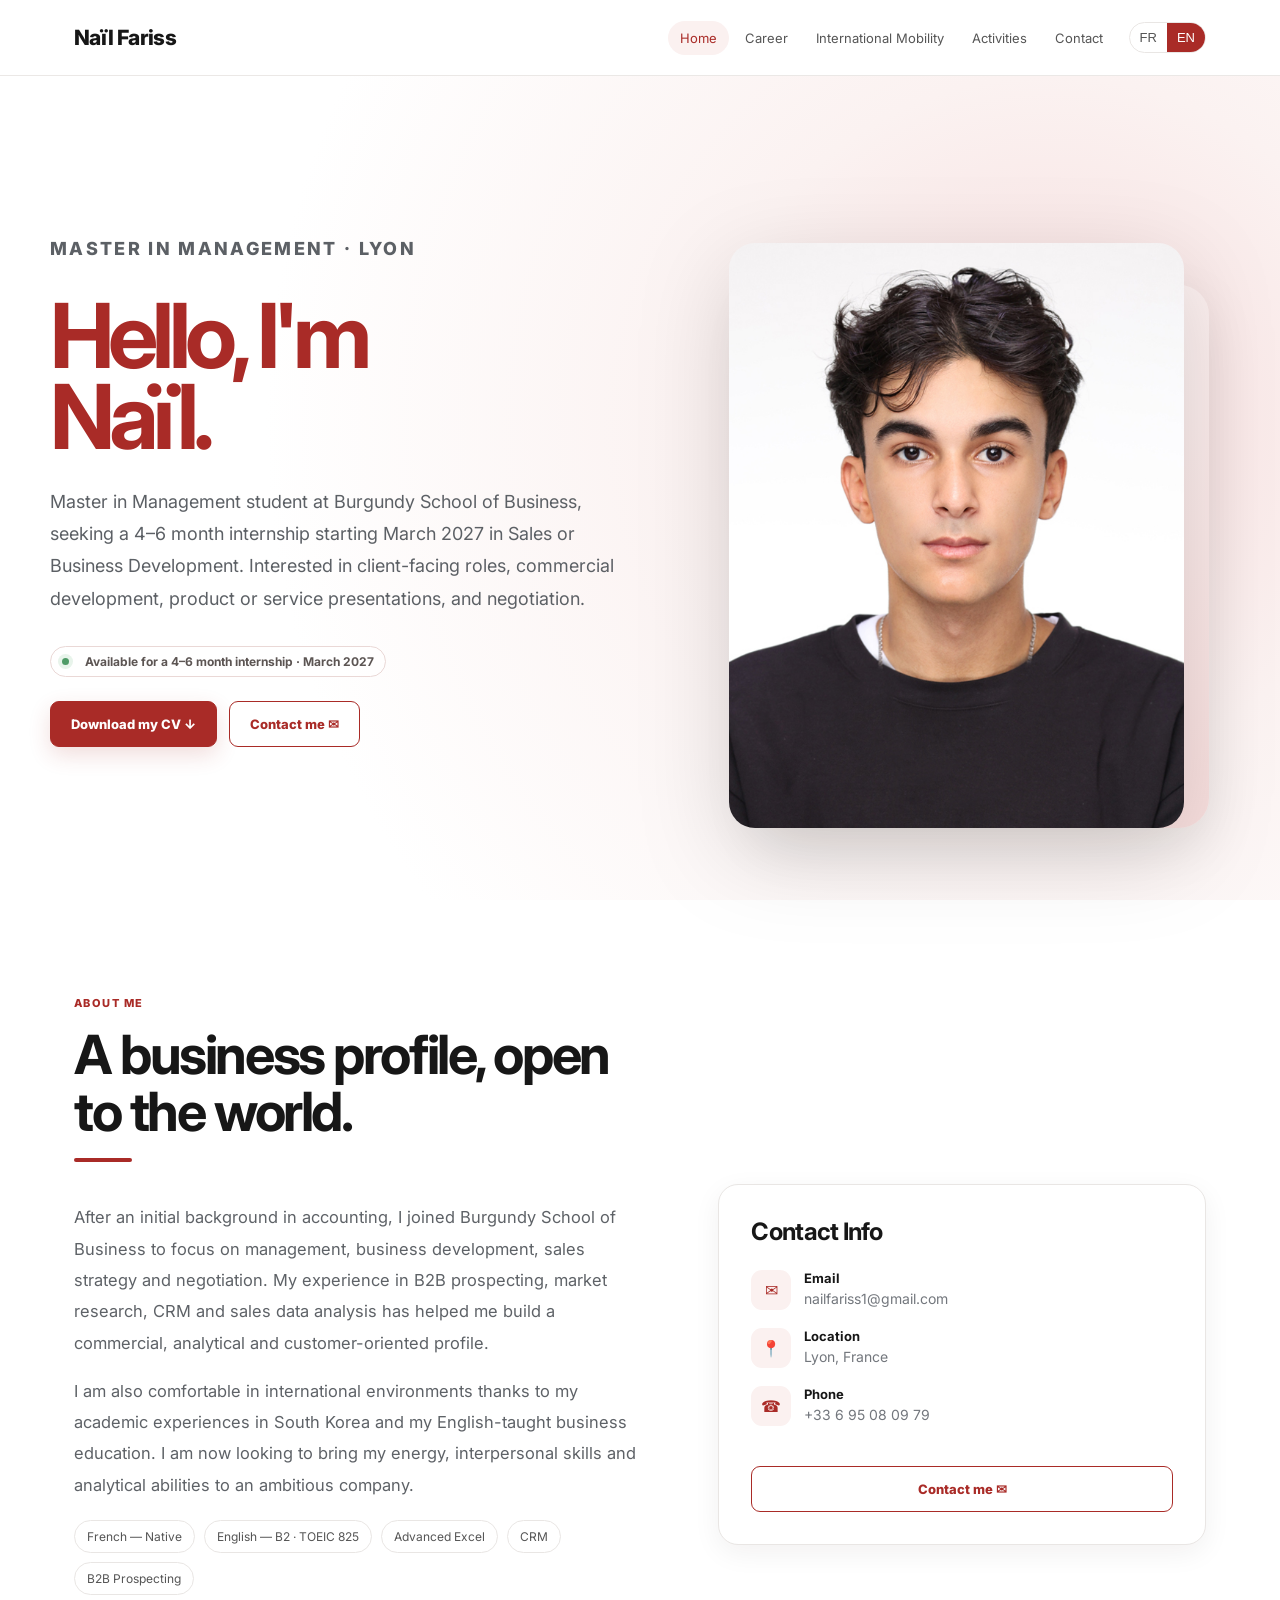
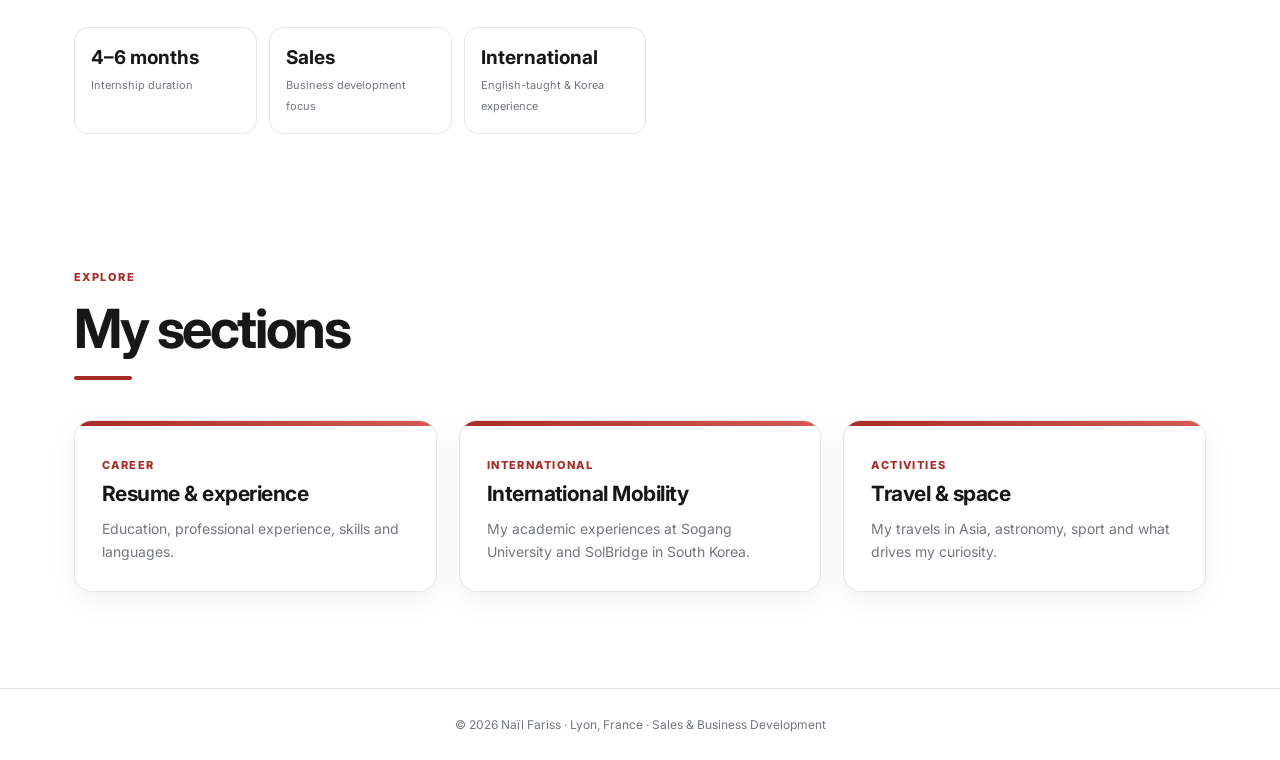
<file: index.html>
<!DOCTYPE html><html lang="en"><head><meta charset="UTF-8"><meta name="viewport" content="width=device-width,initial-scale=1"><title>Naïl Fariss — Sales & Business Development</title><link rel="stylesheet" href="style.css"></head><body><div id="nav-container"></div><main class="page">
<section class="hero"><div class="hero-text"><p class="eyebrow" data-fr="Étudiant en école de commerce · Lyon" data-en="Master in Management · Lyon">Master in Management · Lyon</p><h1>Hello, I'm<br>Naïl.</h1><p data-fr="Étudiant en Master à la Burgundy School of Business, je recherche un stage de 4 à 6 mois à partir de mars 2027 en sales ou business development, avec un intérêt particulier pour la relation client, la présentation de produits ou services et la négociation." data-en="Master in Management student at Burgundy School of Business, seeking a 4–6 month internship starting March 2027 in Sales or Business Development. Interested in client-facing roles, commercial development, product or service presentations, and negotiation.">Master in Management student at Burgundy School of Business, seeking a 4–6 month internship starting March 2027 in Sales or Business Development. Interested in client-facing roles, commercial development, product or service presentations, and negotiation.</p><div class="availability"><span></span>Available for a 4–6 month internship · March 2027</div><div class="btns"><a class="btn primary" href="cv-nail-fariss.pdf" download data-fr="Télécharger mon CV ↓" data-en="Download my CV ↓">Download my CV ↓</a><a class="btn secondary" href="contact.html" data-fr="Me contacter ✉" data-en="Contact me ✉">Contact me ✉</a></div></div><div class="hero-photo"><div class="portrait-wrap"><img class="portrait" src="photo.jpg" alt="Naïl Fariss"></div></div></section>
<section class="section"><div class="about-grid"><div><div class="section-head"><p class="eyebrow" data-fr="À propos" data-en="About me">About me</p><h2 class="section-title" data-fr="Un profil commercial, ouvert sur le monde." data-en="A business profile, open to the world.">A business profile, open to the world.</h2><div class="underline"></div></div><p class="lead" data-fr="Après un parcours initial en comptabilité, j'ai choisi de rejoindre Burgundy School of Business pour me spécialiser en management, développement commercial, stratégie de vente et négociation. Mes expériences en prospection B2B, analyse de marché, CRM et analyse de données m'ont permis de développer un profil à la fois commercial, analytique et orienté client." data-en="After an initial background in accounting, I joined Burgundy School of Business to focus on management, business development, sales strategy and negotiation. My experience in B2B prospecting, market research, CRM and sales data analysis has helped me build a commercial, analytical and customer-oriented profile.">After an initial background in accounting, I joined Burgundy School of Business to focus on management, business development, sales strategy and negotiation. My experience in B2B prospecting, market research, CRM and sales data analysis has helped me build a commercial, analytical and customer-oriented profile.</p><p class="lead" data-fr="Je suis également à l'aise dans un environnement international grâce à mes expériences académiques en Corée du Sud et à mon parcours anglophone. Je souhaite aujourd'hui mettre mon énergie, mon aisance relationnelle et mes capacités d'analyse au service d'une entreprise ambitieuse." data-en="I am also comfortable in international environments thanks to my academic experiences in South Korea and my English-taught business education. I am now looking to bring my energy, interpersonal skills and analytical abilities to an ambitious company.">I am also comfortable in international environments thanks to my academic experiences in South Korea and my English-taught business education. I am now looking to bring my energy, interpersonal skills and analytical abilities to an ambitious company.</p><div class="pill-row"><span class="pill">French — Native</span><span class="pill">English — B2 · TOEIC 825</span><span class="pill">Advanced Excel</span><span class="pill">CRM</span><span class="pill">B2B Prospecting</span></div><div class="stat-row"><div class="stat"><strong>4–6 months</strong><span>Internship duration</span></div><div class="stat"><strong>Sales</strong><span>Business development focus</span></div><div class="stat"><strong>International</strong><span>English-taught & Korea experience</span></div></div></div><aside class="contact-card"><h2>Contact Info</h2><div class="contact-row"><div class="icon">✉</div><div><b>Email</b><span>nailfariss1@gmail.com</span></div></div><div class="contact-row"><div class="icon">📍</div><div><b data-fr="Localisation" data-en="Location">Location</b><span>Lyon, France</span></div></div><div class="contact-row"><div class="icon">☎</div><div><b data-fr="Téléphone" data-en="Phone">Phone</b><span>+33 6 95 08 09 79</span></div></div><a class="btn secondary" style="width:100%;justify-content:center;margin-top:22px" href="contact.html" data-fr="Me contacter ✉" data-en="Contact me ✉">Contact me ✉</a></aside></div></section>
<section class="section" style="padding-top:40px"><div class="section-head"><p class="eyebrow" data-fr="Explorer" data-en="Explore">Explore</p><h2 class="section-title" data-fr="Mes catégories" data-en="My sections">My sections</h2><div class="underline"></div></div><div class="grid"><a class="card" href="career.html"><div class="bar"></div><div class="card-body"><span class="tag">Career</span><h3 data-fr="CV & expériences" data-en="Resume & experience">Resume & experience</h3><p data-fr="Formation, expériences professionnelles, compétences et langues." data-en="Education, professional experience, skills and languages.">Education, professional experience, skills and languages.</p></div></a><a class="card" href="mobility.html"><div class="bar"></div><div class="card-body"><span class="tag">International</span><h3 data-fr="Mobilité" data-en="International Mobility">International Mobility</h3><p data-fr="Mes expériences académiques à Sogang University et SolBridge en Corée du Sud." data-en="My academic experiences at Sogang University and SolBridge in South Korea.">My academic experiences at Sogang University and SolBridge in South Korea.</p></div></a><a class="card" href="activities.html"><div class="bar"></div><div class="card-body"><span class="tag">Activities</span><h3 data-fr="Voyage & espace" data-en="Travel & space">Travel & space</h3><p data-fr="Mes voyages en Asie, l'astronomie, le sport et ce qui nourrit ma curiosité." data-en="My travels in Asia, astronomy, sport and what drives my curiosity.">My travels in Asia, astronomy, sport and what drives my curiosity.</p></div></a></div></section></main><footer class="footer">© 2026 Naïl Fariss · Lyon, France · Sales & Business Development</footer><script src="nav.js"></script><script>document.getElementById('nav-container').innerHTML=buildNav('home');initLang()</script></body></html>
</file>
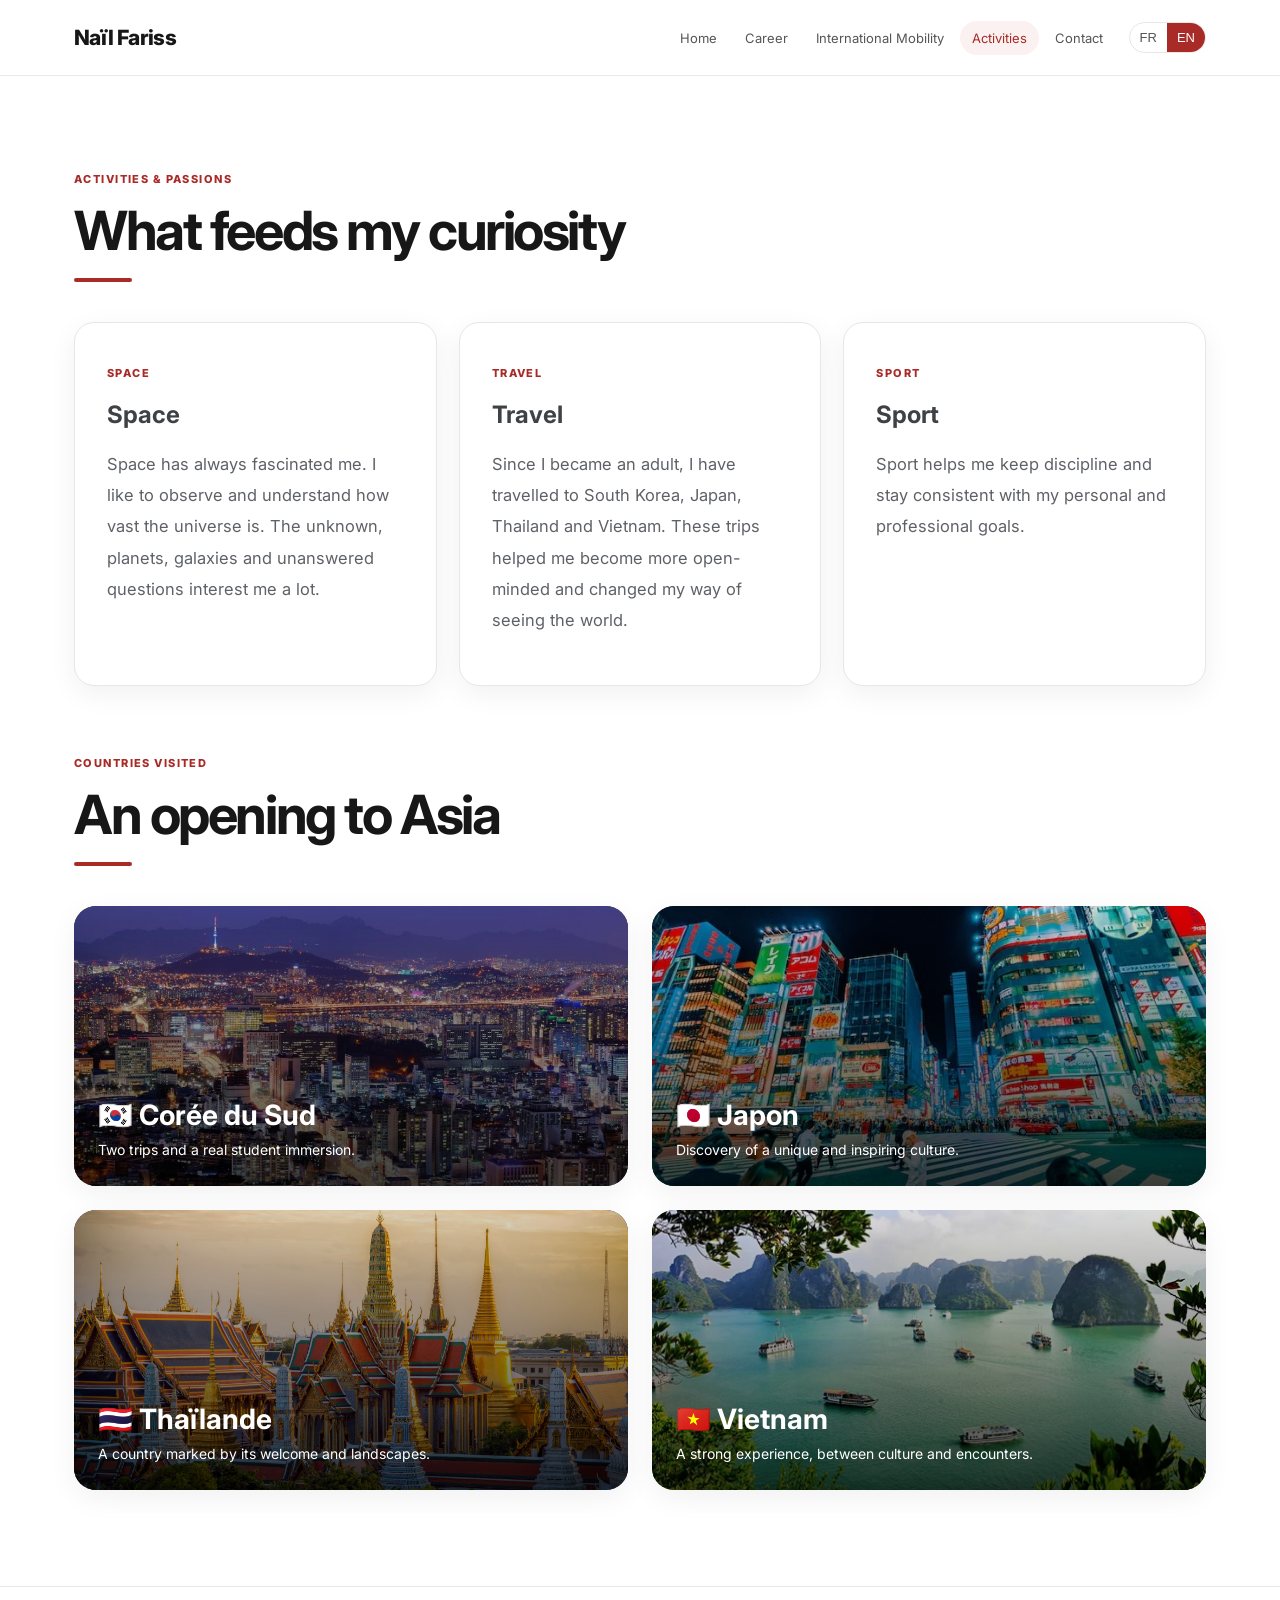
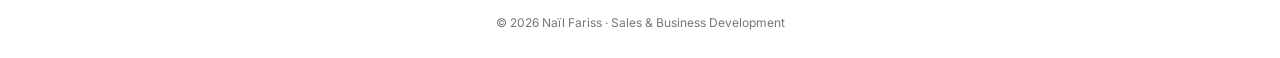
<file: activities.html>
<!DOCTYPE html><html lang="fr"><head><meta charset="UTF-8"><meta name="viewport" content="width=device-width,initial-scale=1"><title>Activités — Naïl Fariss</title><link rel="stylesheet" href="style.css"></head><body><div id="nav-container"></div><main><section class="section"><div class="section-head"><p class="eyebrow" data-fr="Activités & passions" data-en="Activities & passions">Activités & passions</p><h1 class="section-title" data-fr="Ce qui nourrit ma curiosité" data-en="What feeds my curiosity">Ce qui nourrit ma curiosité</h1><div class="underline"></div></div><div class="grid"><div class="soft-card"><p class="tag">Space</p><h2 data-fr="L'espace" data-en="Space">L'espace</h2><p class="lead" data-fr="L'espace m'a toujours passionné. J'aime regarder et comprendre à quel point l'univers est vaste. L'inconnu, les planètes, les galaxies et les questions sans réponse m'intéressent énormément." data-en="Space has always fascinated me. I like to observe and understand how vast the universe is. The unknown, planets, galaxies and unanswered questions interest me a lot.">L'espace m'a toujours passionné. J'aime regarder et comprendre à quel point l'univers est vaste. L'inconnu, les planètes, les galaxies et les questions sans réponse m'intéressent énormément.</p></div><div class="soft-card"><p class="tag">Travel</p><h2 data-fr="Voyage" data-en="Travel">Voyage</h2><p class="lead" data-fr="Depuis que je suis majeur, j'ai pu voyager en Corée du Sud, au Japon, en Thaïlande et au Vietnam. Ces voyages m'ont aidé à m'ouvrir davantage et à changer ma façon de voir le monde." data-en="Since I became an adult, I have travelled to South Korea, Japan, Thailand and Vietnam. These trips helped me become more open-minded and changed my way of seeing the world.">Depuis que je suis majeur, j'ai pu voyager en Corée du Sud, au Japon, en Thaïlande et au Vietnam. Ces voyages m'ont aidé à m'ouvrir davantage et à changer ma façon de voir le monde.</p></div><div class="soft-card"><p class="tag">Sport</p><h2>Sport</h2><p class="lead" data-fr="Le sport m'aide à garder une bonne discipline et à rester régulier dans mes objectifs personnels et professionnels." data-en="Sport helps me keep discipline and stay consistent with my personal and professional goals.">Le sport m'aide à garder une bonne discipline et à rester régulier dans mes objectifs personnels et professionnels.</p></div></div><div class="section-head" style="margin-top:70px"><p class="eyebrow" data-fr="Pays visités" data-en="Countries visited">Pays visités</p><h2 class="section-title" data-fr="Une ouverture sur l'Asie" data-en="An opening to Asia">Une ouverture sur l'Asie</h2><div class="underline"></div></div><div class="travel-grid"><div class="travel-card"><img src="korea.jpg"><div><h3>🇰🇷 Corée du Sud</h3><p data-fr="Deux voyages et une vraie immersion étudiante." data-en="Two trips and a real student immersion.">Deux voyages et une vraie immersion étudiante.</p></div></div><div class="travel-card"><img src="japan.jpg"><div><h3>🇯🇵 Japon</h3><p data-fr="Découverte d'une culture unique et inspirante." data-en="Discovery of a unique and inspiring culture.">Découverte d'une culture unique et inspirante.</p></div></div><div class="travel-card"><img src="thailand.jpg"><div><h3>🇹🇭 Thaïlande</h3><p data-fr="Un pays marquant par son accueil et ses paysages." data-en="A country marked by its welcome and landscapes.">Un pays marquant par son accueil et ses paysages.</p></div></div><div class="travel-card"><img src="vietnam.jpg"><div><h3>🇻🇳 Vietnam</h3><p data-fr="Une expérience forte, entre culture et rencontres." data-en="A strong experience, between culture and encounters.">Une expérience forte, entre culture et rencontres.</p></div></div></div></section></main><footer class="footer">© 2026 Naïl Fariss · Sales & Business Development</footer><script src="nav.js"></script><script>document.getElementById('nav-container').innerHTML=buildNav('activities');initLang()</script></body></html>
</file>
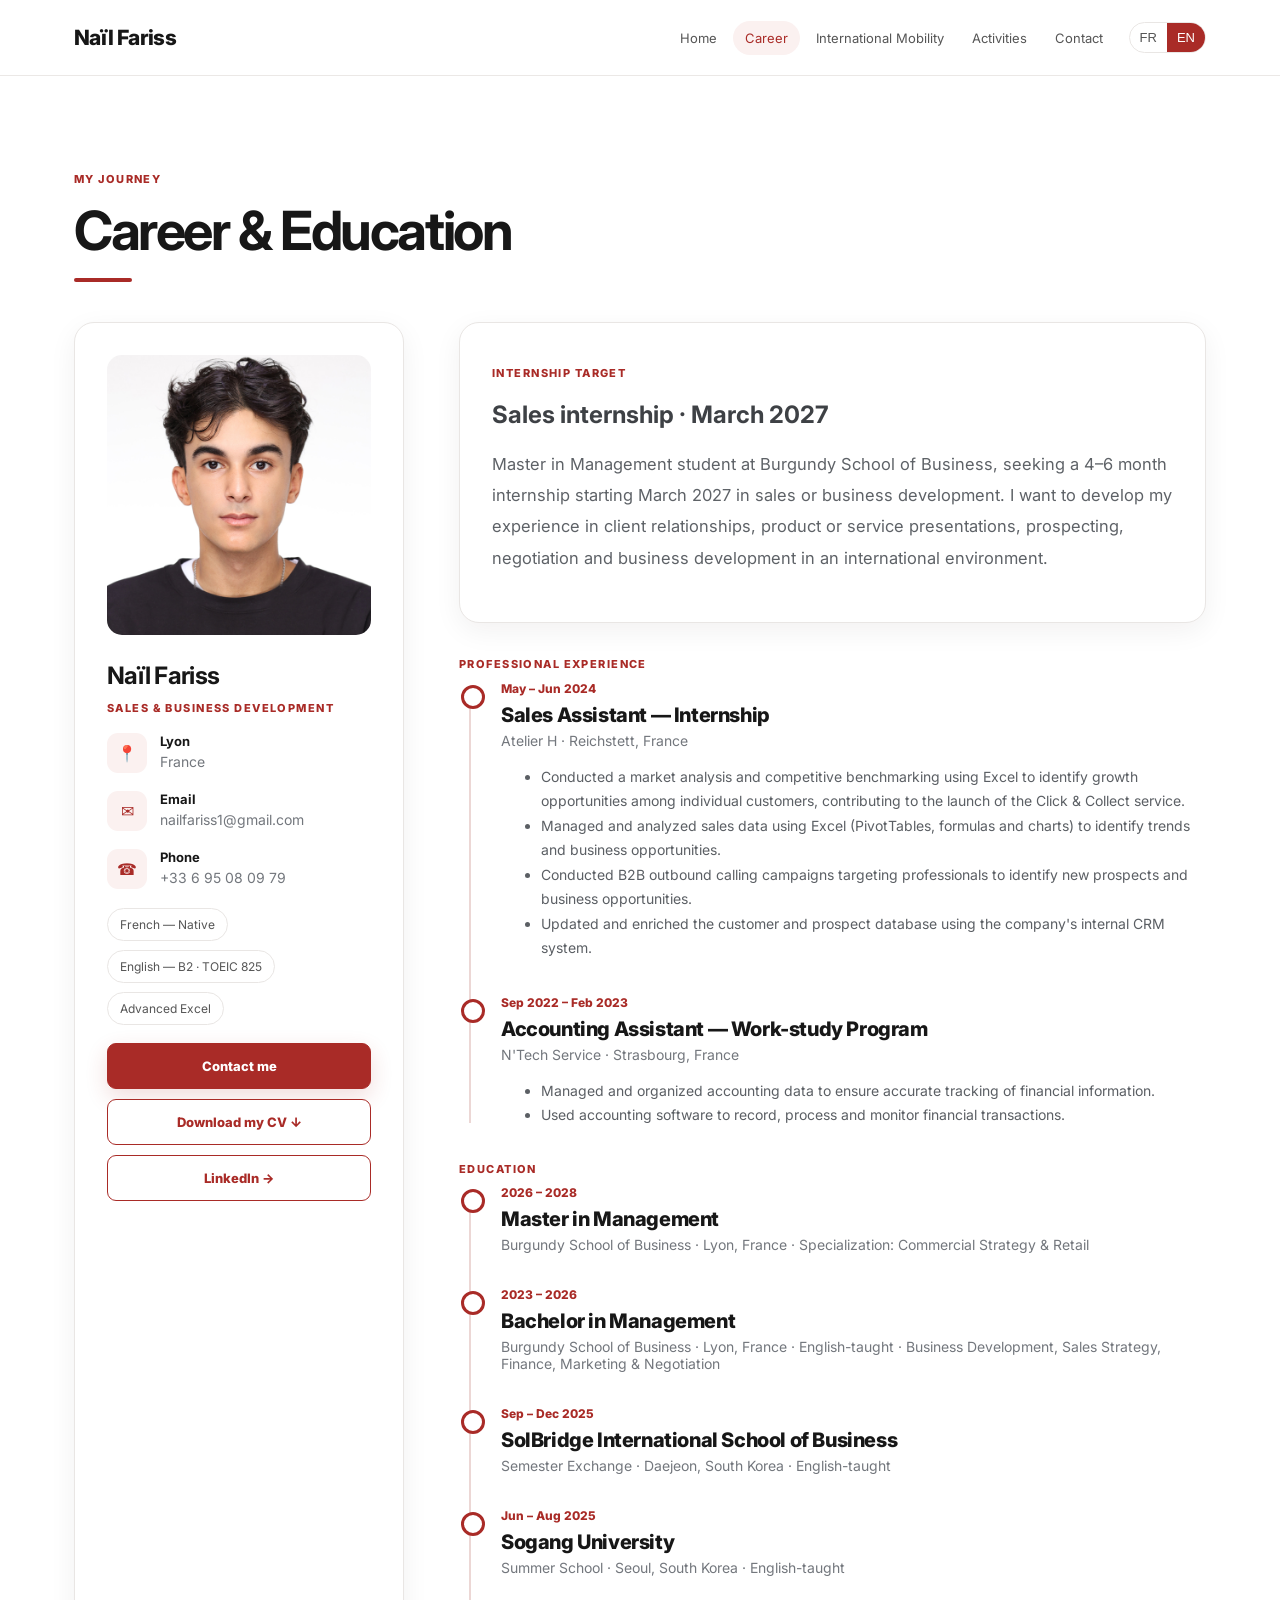
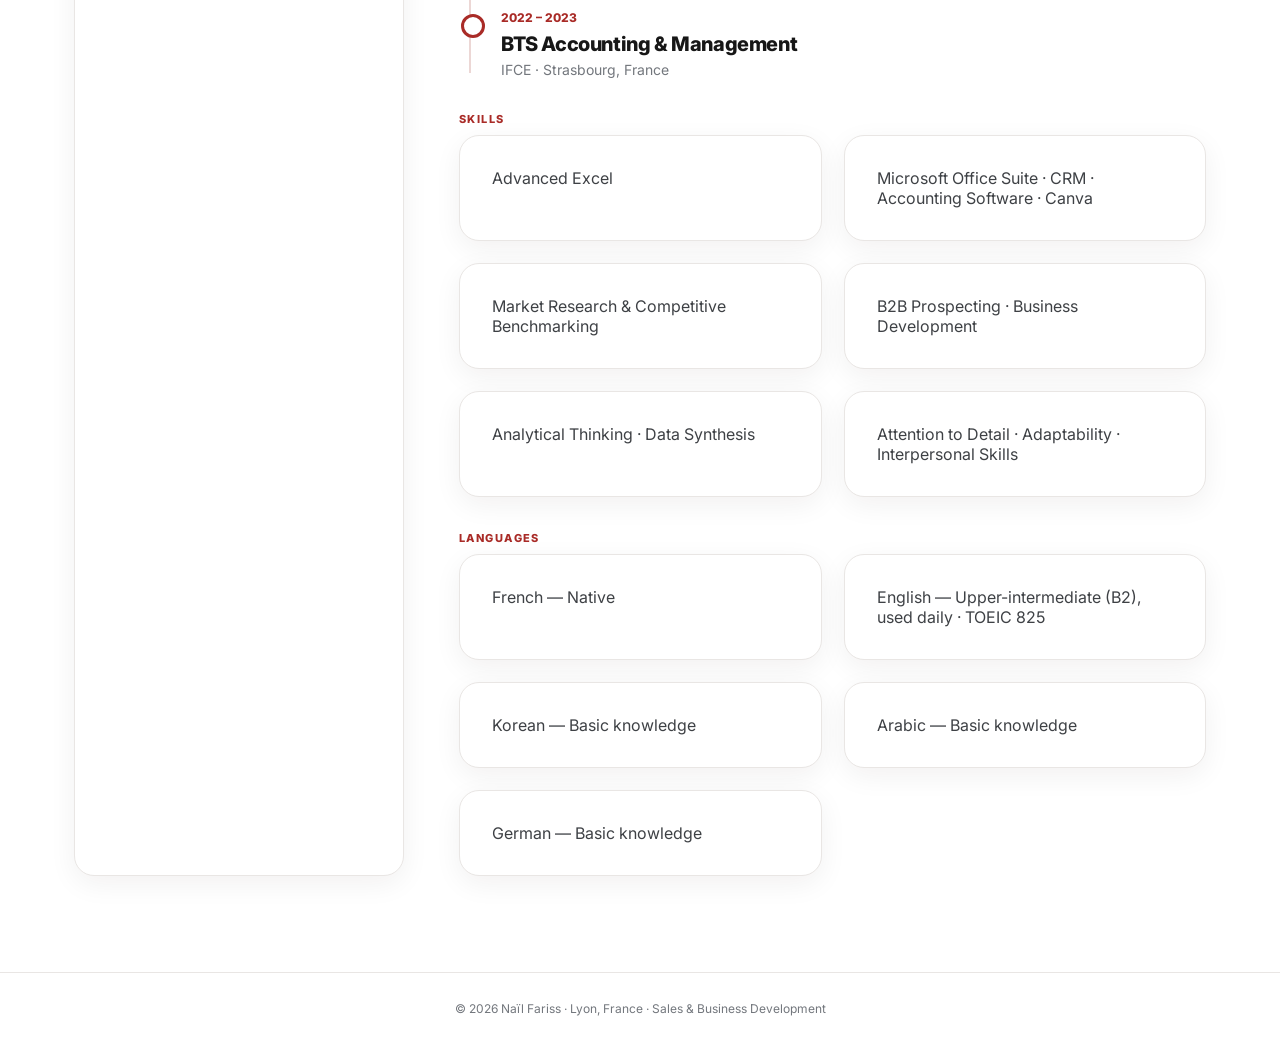
<file: career.html>
<!DOCTYPE html><html lang="en"><head><meta charset="UTF-8"><meta name="viewport" content="width=device-width,initial-scale=1"><title>Career & Education — Naïl Fariss</title><link rel="stylesheet" href="style.css"></head><body><div id="nav-container"></div><main class="page"><section class="section"><div class="section-head"><p class="eyebrow" data-fr="Mon parcours" data-en="My journey">My journey</p><h1 class="section-title" data-fr="Carrière & Formation" data-en="Career & Education">Career & Education</h1><div class="underline"></div></div><div class="two-col"><aside class="contact-card profile-card"><img src="photo.jpg" alt="Naïl Fariss"><h2>Naïl Fariss</h2><p class="tag" data-fr="Sales & Business Development" data-en="Sales & Business Development">Sales & Business Development</p><div class="contact-row"><div class="icon">📍</div><div><b>Lyon</b><span>France</span></div></div><div class="contact-row"><div class="icon">✉</div><div><b>Email</b><span>nailfariss1@gmail.com</span></div></div><div class="contact-row"><div class="icon">☎</div><div><b data-fr="Téléphone" data-en="Phone">Phone</b><span>+33 6 95 08 09 79</span></div></div><div class="pill-row"><span class="pill">French — Native</span><span class="pill">English — B2 · TOEIC 825</span><span class="pill">Advanced Excel</span></div><a class="btn primary" style="width:100%;justify-content:center;margin-top:18px" href="contact.html" data-fr="Me contacter" data-en="Contact me">Contact me</a><a class="btn secondary" style="width:100%;justify-content:center;margin-top:10px" href="cv-nail-fariss.pdf" download data-fr="Télécharger mon CV ↓" data-en="Download my CV ↓">Download my CV ↓</a><a class="btn secondary" style="width:100%;justify-content:center;margin-top:10px" target="_blank" href="https://www.linkedin.com/in/na%C3%AFl-fariss-0782582a2/">LinkedIn →</a></aside><div><div class="soft-card" style="margin-bottom:34px"><p class="tag">Internship target</p><h2 data-fr="Stage commercial · mars 2027" data-en="Sales internship · March 2027">Sales internship · March 2027</h2><p class="lead" data-fr="Étudiant en Master in Management à Burgundy School of Business, je recherche un stage de 4 à 6 mois à partir de mars 2027 en sales ou business development. Je souhaite développer mon expérience en relation client, présentation de produits ou services, prospection, négociation et développement commercial dans un environnement international." data-en="Master in Management student at Burgundy School of Business, seeking a 4–6 month internship starting March 2027 in sales or business development. I want to develop my experience in client relationships, product or service presentations, prospecting, negotiation and business development in an international environment.">Master in Management student at Burgundy School of Business, seeking a 4–6 month internship starting March 2027 in sales or business development. I want to develop my experience in client relationships, product or service presentations, prospecting, negotiation and business development in an international environment.</p></div><h2 class="tag" data-fr="Expériences professionnelles" data-en="Professional experience">Professional experience</h2><div class="timeline"><div class="item"><div class="date">May – Jun 2024</div><div class="role" data-fr="Assistant Commercial — Stage" data-en="Sales Assistant — Internship">Sales Assistant — Internship</div><div class="company">Atelier H · Reichstett, France</div><ul><li data-fr="Réalisation d'une étude de marché et d'un benchmark concurrentiel sur Excel afin d'identifier des opportunités de croissance auprès des particuliers, contribuant au lancement du service Click & Collect." data-en="Conducted a market analysis and competitive benchmarking using Excel to identify growth opportunities among individual customers, contributing to the launch of the Click & Collect service.">Conducted a market analysis and competitive benchmarking using Excel to identify growth opportunities among individual customers, contributing to the launch of the Click & Collect service.</li><li data-fr="Analyse des données commerciales sur Excel (TCD, formules et graphiques) afin d'identifier les tendances et opportunités commerciales." data-en="Managed and analyzed sales data using Excel (PivotTables, formulas and charts) to identify trends and business opportunities.">Managed and analyzed sales data using Excel (PivotTables, formulas and charts) to identify trends and business opportunities.</li><li data-fr="Réalisation de campagnes de prospection téléphonique B2B auprès de professionnels afin d'identifier de nouveaux prospects et opportunités commerciales." data-en="Conducted B2B outbound calling campaigns targeting professionals to identify new prospects and business opportunities.">Conducted B2B outbound calling campaigns targeting professionals to identify new prospects and business opportunities.</li><li data-fr="Mise à jour et enrichissement de la base de données clients et prospects via le CRM interne." data-en="Updated and enriched the customer and prospect database using the company's internal CRM system.">Updated and enriched the customer and prospect database using the company's internal CRM system.</li></ul></div><div class="item"><div class="date">Sep 2022 – Feb 2023</div><div class="role" data-fr="Assistant Comptable — Alternance" data-en="Accounting Assistant — Work-study Program">Accounting Assistant — Work-study Program</div><div class="company">N'Tech Service · Strasbourg, France</div><ul><li data-fr="Gestion et organisation des données comptables afin d'assurer un suivi précis des informations financières." data-en="Managed and organized accounting data to ensure accurate tracking of financial information.">Managed and organized accounting data to ensure accurate tracking of financial information.</li><li data-fr="Utilisation d'un logiciel comptable pour enregistrer, traiter et suivre les opérations financières." data-en="Used accounting software to record, process and monitor financial transactions.">Used accounting software to record, process and monitor financial transactions.</li></ul></div></div><h2 class="tag" data-fr="Formation" data-en="Education">Education</h2><div class="timeline"><div class="item"><div class="date">2026 – 2028</div><div class="role">Master in Management</div><div class="company">Burgundy School of Business · Lyon, France · Specialization: Commercial Strategy & Retail</div></div><div class="item"><div class="date">2023 – 2026</div><div class="role">Bachelor in Management</div><div class="company">Burgundy School of Business · Lyon, France · English-taught · Business Development, Sales Strategy, Finance, Marketing & Negotiation</div></div><div class="item"><div class="date">Sep – Dec 2025</div><div class="role">SolBridge International School of Business</div><div class="company">Semester Exchange · Daejeon, South Korea · English-taught</div></div><div class="item"><div class="date">Jun – Aug 2025</div><div class="role">Sogang University</div><div class="company">Summer School · Seoul, South Korea · English-taught</div></div><div class="item"><div class="date">2022 – 2023</div><div class="role">BTS Accounting & Management</div><div class="company">IFCE · Strasbourg, France</div></div></div><h2 class="tag" data-fr="Compétences" data-en="Skills">Skills</h2><div class="grid" style="grid-template-columns:repeat(2,1fr)"><div class="soft-card">Advanced Excel</div><div class="soft-card">Microsoft Office Suite · CRM · Accounting Software · Canva</div><div class="soft-card">Market Research & Competitive Benchmarking</div><div class="soft-card">B2B Prospecting · Business Development</div><div class="soft-card">Analytical Thinking · Data Synthesis</div><div class="soft-card">Attention to Detail · Adaptability · Interpersonal Skills</div></div><h2 class="tag" style="margin-top:34px" data-fr="Langues" data-en="Languages">Languages</h2><div class="grid" style="grid-template-columns:repeat(2,1fr)"><div class="soft-card">French — Native</div><div class="soft-card">English — Upper-intermediate (B2), used daily · TOEIC 825</div><div class="soft-card">Korean — Basic knowledge</div><div class="soft-card">Arabic — Basic knowledge</div><div class="soft-card">German — Basic knowledge</div></div></div></div></section></main><footer class="footer">© 2026 Naïl Fariss · Lyon, France · Sales & Business Development</footer><script src="nav.js"></script><script>document.getElementById('nav-container').innerHTML=buildNav('career');initLang()</script></body></html>
</file>
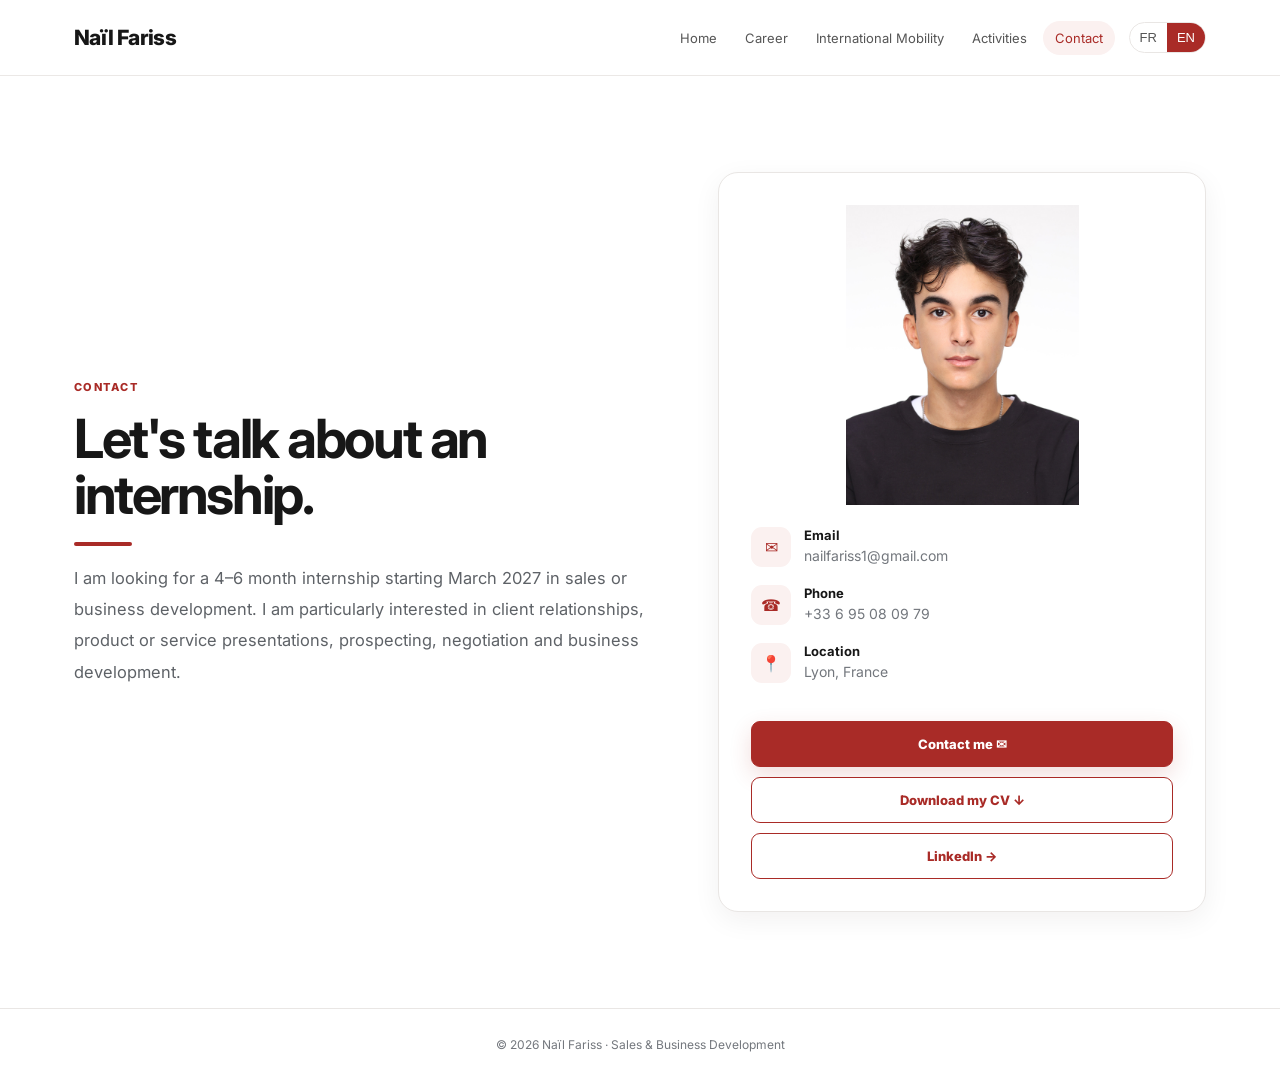
<file: contact.html>
<!DOCTYPE html><html lang="en"><head><meta charset="UTF-8"><meta name="viewport" content="width=device-width,initial-scale=1"><title>Contact — Naïl Fariss</title><link rel="stylesheet" href="style.css"></head><body><div id="nav-container"></div><main><section class="section"><div class="about-grid"><div><p class="eyebrow">Contact</p><h1 class="section-title" data-fr="Échangeons pour un stage." data-en="Let's talk about an internship.">Let's talk about an internship.</h1><div class="underline"></div><p class="lead" data-fr="À la recherche d'un stage de 4 à 6 mois à partir de mars 2027 en sales ou business development. Je suis particulièrement intéressé par les missions liées à la relation client, la présentation de produits ou services, la prospection, la négociation et le développement commercial." data-en="I am looking for a 4–6 month internship starting March 2027 in sales or business development. I am particularly interested in client relationships, product or service presentations, prospecting, negotiation and business development.">I am looking for a 4–6 month internship starting March 2027 in sales or business development. I am particularly interested in client relationships, product or service presentations, prospecting, negotiation and business development.</p></div><aside class="contact-card"><img class="contact-photo" src="photo.jpg" alt="Naïl Fariss"><div class="contact-row"><div class="icon">✉</div><div><b>Email</b><span>nailfariss1@gmail.com</span></div></div><div class="contact-row"><div class="icon">☎</div><div><b data-fr="Téléphone" data-en="Phone">Phone</b><span>+33 6 95 08 09 79</span></div></div><div class="contact-row"><div class="icon">📍</div><div><b data-fr="Localisation" data-en="Location">Location</b><span>Lyon, France</span></div></div><a class="btn primary" style="width:100%;justify-content:center;margin-top:20px" href="mailto:nailfariss1@gmail.com?subject=Internship%20opportunity%20-%20Na%C3%AFl%20Fariss"><span data-fr="Me contacter ✉" data-en="Contact me ✉">Contact me ✉</span></a><a class="btn secondary" style="width:100%;justify-content:center;margin-top:10px" href="cv-nail-fariss.pdf" download data-fr="Télécharger mon CV ↓" data-en="Download my CV ↓">Download my CV ↓</a><a class="btn secondary" style="width:100%;justify-content:center;margin-top:10px" target="_blank" href="https://www.linkedin.com/in/na%C3%AFl-fariss-0782582a2/">LinkedIn →</a></aside></div></section></main><footer class="footer">© 2026 Naïl Fariss · Sales & Business Development</footer><script src="nav.js"></script><script>document.getElementById('nav-container').innerHTML=buildNav('contact');initLang()</script></body></html>
</file>
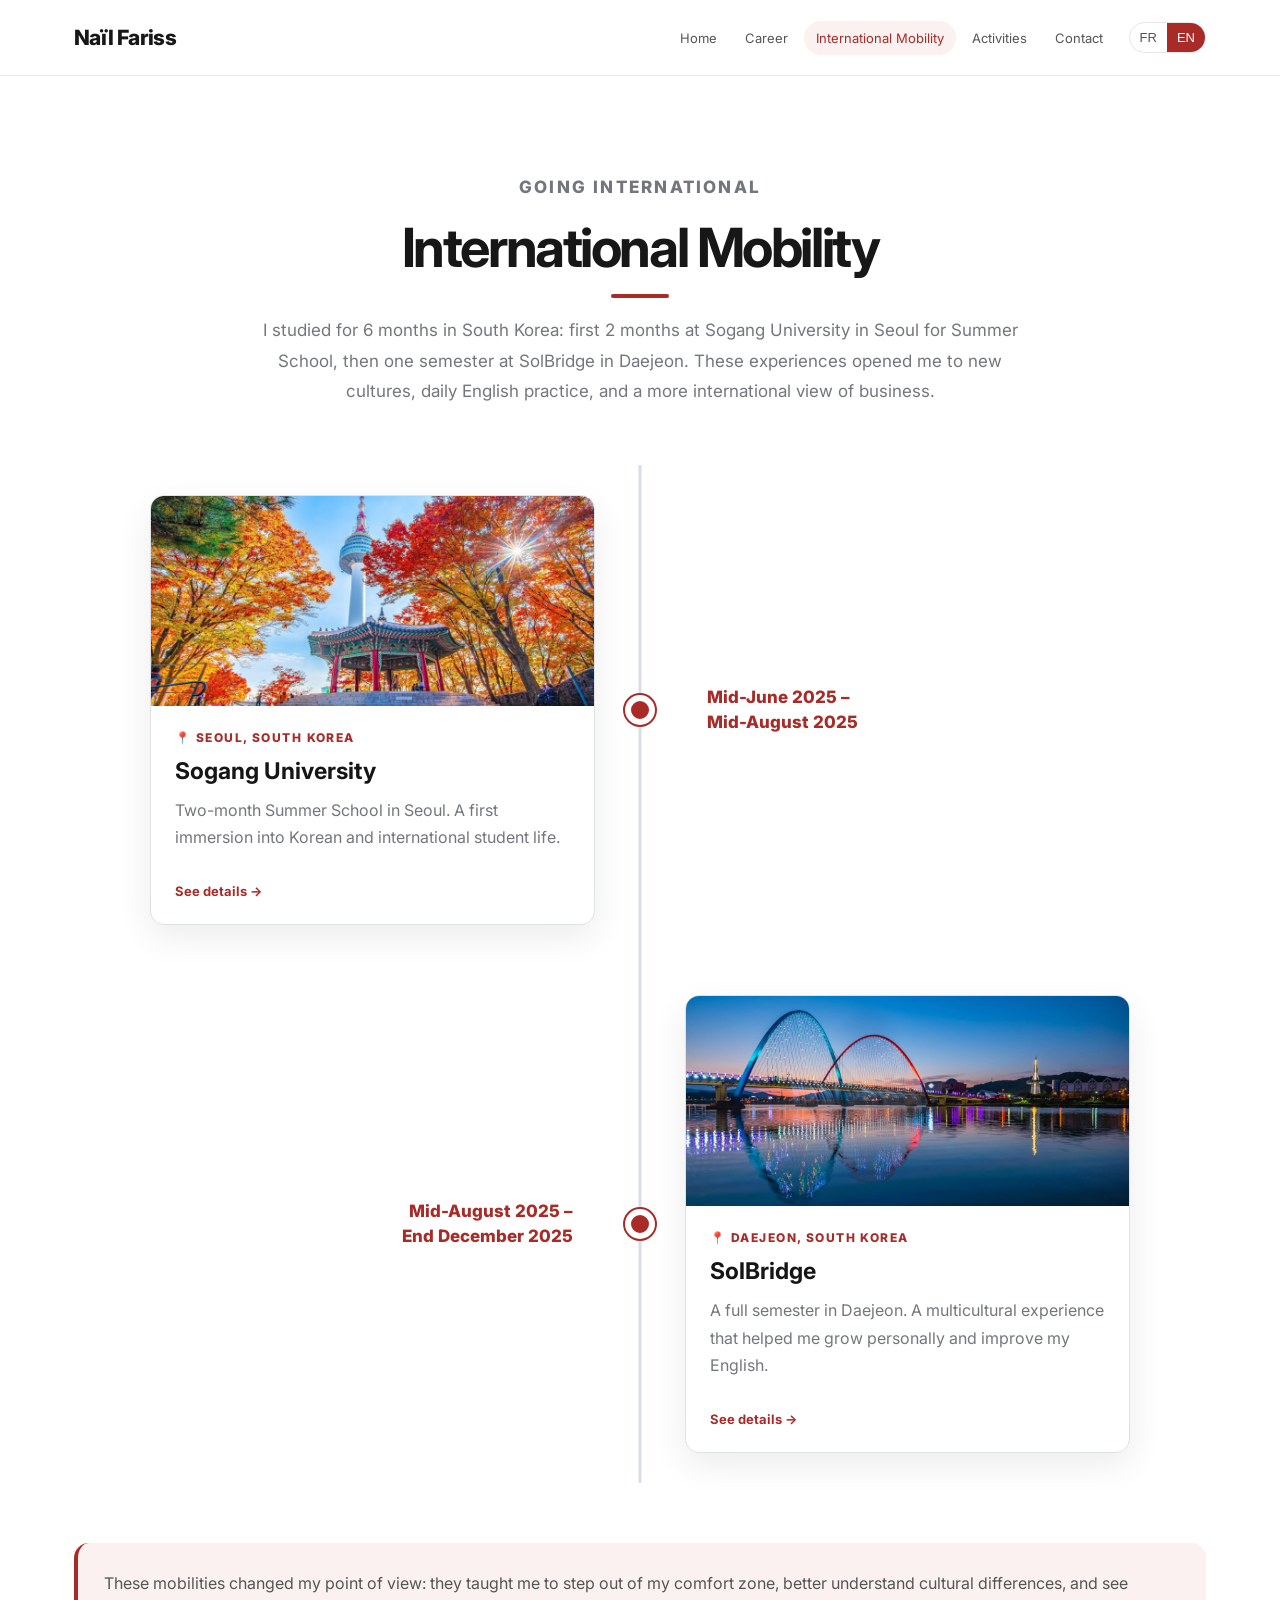
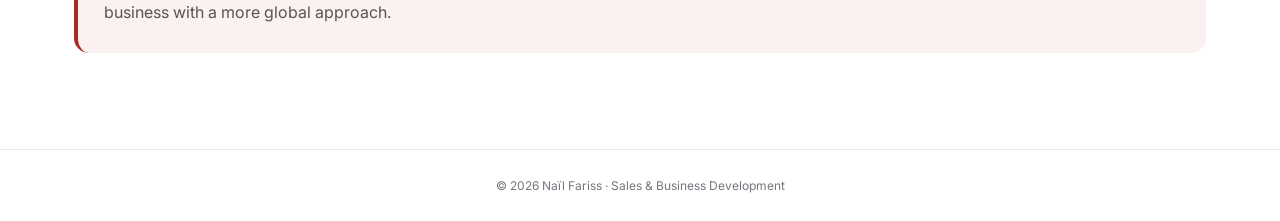
<file: mobility.html>
<!DOCTYPE html>
<html lang="fr">
<head>
<meta charset="UTF-8"><meta name="viewport" content="width=device-width, initial-scale=1.0">
<title>Mobilité internationale — Naïl Fariss</title>
<link rel="stylesheet" href="style.css">
<style>
.mob-intro{max-width:760px;margin:0 auto 58px;text-align:center}.mob-intro .underline{margin:18px auto 0}.mob-intro p{font-size:17px;line-height:1.8;color:var(--muted)}
.mob-timeline{position:relative;max-width:980px;margin:0 auto 60px;padding:30px 0}.mob-timeline:before{content:"";position:absolute;left:50%;top:0;bottom:0;width:3px;background:#d8dee8;transform:translateX(-50%)}
.mob-row{display:grid;grid-template-columns:1fr 90px 1fr;align-items:center;margin:0 0 70px}.mob-row:last-child{margin-bottom:0}.mob-row.right .mob-card{grid-column:3}.mob-row.right .mob-date{grid-column:1;text-align:right}.mob-row.left .mob-card{grid-column:1}.mob-row.left .mob-date{grid-column:3;text-align:left}.mob-center{grid-column:2;display:grid;place-items:center;position:relative}.mob-dot{width:30px;height:30px;border-radius:50%;background:var(--red);border:6px solid #fff;box-shadow:0 0 0 2px var(--red);z-index:1}.mob-date{font-weight:800;color:var(--red);font-size:17px;line-height:1.5;padding:0 22px}.mob-card{background:#fff;border:1px solid #dfe3e8;border-radius:14px;overflow:hidden;box-shadow:0 12px 35px rgba(0,0,0,.08);transition:.2s}.mob-card:hover{transform:translateY(-4px);box-shadow:var(--shadow)}.mob-card img{width:100%;height:210px;object-fit:cover;object-position:center;display:block}.mob-body{padding:24px}.mob-place{font-size:12px;letter-spacing:.12em;text-transform:uppercase;color:var(--red);font-weight:800;margin-bottom:12px}.mob-body h3{font-size:23px;color:#151515;margin:0 0 12px}.mob-body p{line-height:1.7;color:var(--muted);margin:0}.mob-link{display:inline-block;margin-top:18px;color:var(--red);font-size:13px;font-weight:800;text-decoration:none}
@media(max-width:760px){.mob-timeline:before{left:22px}.mob-row,.mob-row.right,.mob-row.left{grid-template-columns:50px 1fr;margin-bottom:36px}.mob-center{grid-column:1!important;grid-row:1}.mob-card{grid-column:2!important;grid-row:1}.mob-date{grid-column:2!important;text-align:left!important;padding:0;margin-bottom:10px}.mob-row{display:block;padding-left:50px;position:relative}.mob-center{position:absolute;left:7px;top:24px}.mob-date{display:block}.mob-card img{height:160px}}
</style>
</head>
<body><div id="nav-container"></div>
<main class="page"><section class="section">
  <div class="mob-intro">
    <p class="eyebrow" data-fr="À l'international" data-en="Going international">À l'international</p>
    <h1 class="section-title" data-fr="Mobilité internationale" data-en="International Mobility">Mobilité internationale</h1>
    <div class="underline"></div>
    <p data-fr="J'ai étudié 6 mois en Corée du Sud : d'abord 2 mois à Sogang University à Séoul en Summer School, puis un semestre à SolBridge à Daejeon. Ces expériences m'ont ouvert à de nouvelles cultures, à l'anglais au quotidien et à une vision plus internationale du commerce." data-en="I studied for 6 months in South Korea: first 2 months at Sogang University in Seoul for Summer School, then one semester at SolBridge in Daejeon. These experiences opened me to new cultures, daily English practice, and a more international view of business.">J'ai étudié 6 mois en Corée du Sud : d'abord 2 mois à Sogang University à Séoul en Summer School, puis un semestre à SolBridge à Daejeon. Ces expériences m'ont ouvert à de nouvelles cultures, à l'anglais au quotidien et à une vision plus internationale du commerce.</p>
  </div>
  <div class="mob-timeline">
    <div class="mob-row left">
      <article class="mob-card">
        <img src="seoul.jpg" alt="Séoul">
        <div class="mob-body"><div class="mob-place" data-fr="📍 Séoul, Corée du Sud" data-en="📍 Seoul, South Korea">📍 Séoul, Corée du Sud</div><h3>Sogang University</h3><p data-fr="Summer School de deux mois à Séoul. Une première immersion dans la vie étudiante coréenne et internationale." data-en="Two-month Summer School in Seoul. A first immersion into Korean and international student life.">Summer School de deux mois à Séoul. Une première immersion dans la vie étudiante coréenne et internationale.</p><details class="mob-details"><summary class="mob-link" data-fr="Voir les détails →" data-en="See details →">Voir les détails →</summary><p data-fr="Durant cette Summer School, j'ai découvert la vie étudiante en Corée pendant l'été, dans un environnement très international. J'ai réalisé plusieurs projets de groupe avec des étudiants étrangers, ce qui m'a permis de travailler mon anglais, ma communication interculturelle et mon esprit d'équipe." data-en="During this Summer School, I discovered student life in Korea during the summer in a very international environment. I worked on several group projects with foreign students, which helped me improve my English, intercultural communication, and teamwork.">Durant cette Summer School, j'ai découvert la vie étudiante en Corée pendant l'été, dans un environnement très international. J'ai réalisé plusieurs projets de groupe avec des étudiants étrangers, ce qui m'a permis de travailler mon anglais, ma communication interculturelle et mon esprit d'équipe.</p><p data-fr="En dehors des cours, j'ai aussi participé à des activités étudiantes et à des associations, notamment des randonnées et sorties organisées autour de Séoul. Cette superbe expérience m'a donné un avant-goût de ce que j'allais vivre ensuite pendant mon semestre en Corée." data-en="Outside classes, I also took part in student activities and associations, including hikes and organized outings around Seoul. This great experience gave me a first preview of what I would later experience during my semester in Korea.">En dehors des cours, j'ai aussi participé à des activités étudiantes et à des associations, notamment des randonnées et sorties organisées autour de Séoul. Cette superbe expérience m'a donné un avant-goût de ce que j'allais vivre ensuite pendant mon semestre en Corée.</p></details></div>
      </article>
      <div class="mob-center"><div class="mob-dot"></div></div>
      <div class="mob-date" data-fr="Mi-juin 2025 –<br>Mi-août 2025" data-en="Mid-June 2025 –<br>Mid-August 2025">Mi-juin 2025 –<br>Mi-août 2025</div>
    </div>
    <div class="mob-row right">
      <div class="mob-date" data-fr="Mi-août 2025 –<br>Fin décembre 2025" data-en="Mid-August 2025 –<br>End December 2025">Mi-août 2025 –<br>Fin décembre 2025</div>
      <div class="mob-center"><div class="mob-dot"></div></div>
      <article class="mob-card">
        <img src="daejeon.jpg" alt="Daejeon">
        <div class="mob-body"><div class="mob-place" data-fr="📍 Daejeon, Corée du Sud" data-en="📍 Daejeon, South Korea">📍 Daejeon, Corée du Sud</div><h3>SolBridge</h3><p data-fr="Un semestre complet à Daejeon. Une expérience multiculturelle qui m'a fait grandir personnellement et améliorer mon anglais." data-en="A full semester in Daejeon. A multicultural experience that helped me grow personally and improve my English.">Un semestre complet à Daejeon. Une expérience multiculturelle qui m'a fait grandir personnellement et améliorer mon anglais.</p><details class="mob-details"><summary class="mob-link" data-fr="Voir les détails →" data-en="See details →">Voir les détails →</summary><p data-fr="Mon semestre à SolBridge a été la meilleure expérience de ma vie. J'ai étudié dans un environnement multiculturel avec des étudiants venant du monde entier, ce qui m'a poussé à sortir de ma zone de confort et à m'ouvrir davantage aux autres." data-en="My semester at SolBridge was the best experience of my life. I studied in a multicultural environment with students from all around the world, which pushed me to step out of my comfort zone and open up more to others.">Mon semestre à SolBridge a été la meilleure expérience de ma vie. J'ai étudié dans un environnement multiculturel avec des étudiants venant du monde entier, ce qui m'a poussé à sortir de ma zone de confort et à m'ouvrir davantage aux autres.</p><p data-fr="J'ai énormément appris, autant sur le plan académique que personnel. Cette expérience m'a aidé à améliorer considérablement mon anglais au quotidien, à développer mon autonomie et à créer des souvenirs internationaux inoubliables." data-en="I learned a lot, both academically and personally. This experience helped me improve my English considerably in daily life, develop my autonomy, and create unforgettable international memories.">J'ai énormément appris, autant sur le plan académique que personnel. Cette expérience m'a aidé à améliorer considérablement mon anglais au quotidien, à développer mon autonomie et à créer des souvenirs internationaux inoubliables.</p></details></div>
      </article>
    </div>
  </div>
  <div class="note" data-fr="Ces mobilités ont changé mon point de vue : elles m'ont appris à sortir de ma zone de confort, à mieux comprendre les différences culturelles et à voir le commerce avec une approche plus globale." data-en="These mobilities changed my point of view: they taught me to step out of my comfort zone, better understand cultural differences, and see business with a more global approach.">Ces mobilités ont changé mon point de vue : elles m'ont appris à sortir de ma zone de confort, à mieux comprendre les différences culturelles et à voir le commerce avec une approche plus globale.</div>
</section></main>
<footer class="footer">© 2026 Naïl Fariss · Sales & Business Development</footer>
<script src="nav.js"></script><script>document.getElementById('nav-container').innerHTML=buildNav('mobility');initLang()</script>
</body></html>
</file>
<file: style.css>
@import url('https://fonts.googleapis.com/css2?family=Inter:wght@400;500;600;700;800&display=swap');
:root{--red:#a92b27;--red-dark:#8f211e;--red-soft:#fbf1f0;--ink:#171717;--text:#3e4145;--muted:#73777d;--line:#e9e6e4;--soft:#faf8f7;--white:#fff;--shadow:0 18px 55px rgba(27,20,18,.08);--shadow-sm:0 8px 28px rgba(27,20,18,.06);--nav-h:76px;--max:1180px}
*{box-sizing:border-box}html{scroll-behavior:smooth}body{margin:0;font-family:Inter,Arial,sans-serif;color:var(--text);background:#fff;-webkit-font-smoothing:antialiased}a{color:inherit}.page{overflow:hidden}.nav{height:var(--nav-h);position:sticky;top:0;z-index:99;background:rgba(255,255,255,.94);backdrop-filter:blur(16px);border-bottom:1px solid rgba(233,230,228,.9)}.nav-inner{max-width:var(--max);margin:auto;height:100%;display:flex;align-items:center;justify-content:space-between;padding:0 24px}.brand{font-weight:800;font-size:21px;letter-spacing:-.03em;text-decoration:none;color:var(--ink)}.links{display:flex;align-items:center;gap:4px}.links a,.lang button{padding:9px 12px;text-decoration:none;border-radius:999px;font-size:13px;color:#555;border:0;background:transparent;cursor:pointer;transition:.2s}.links a:hover,.links a.active{color:var(--red);background:var(--red-soft)}.lang{display:flex;margin-left:10px;border:1px solid var(--line);border-radius:999px;overflow:hidden}.lang button{border-radius:0;padding:7px 10px}.lang button.active{background:var(--red);color:#fff}.hero{min-height:calc(100vh - var(--nav-h));background:radial-gradient(circle at 82% 42%,#f7dddd 0,#fbf2f1 30%,#fff 68%);display:grid;grid-template-columns:1.02fr .98fr;align-items:center;gap:65px;padding:76px max(24px,calc((100vw - var(--max))/2)) 72px}.hero-text{max-width:650px}.eyebrow{color:var(--red);font-weight:800;letter-spacing:.13em;text-transform:uppercase;font-size:11px;margin:0 0 17px}.hero h1{font-size:clamp(58px,7vw,96px);line-height:.9;margin:0 0 28px;color:var(--red);letter-spacing:-.065em}.hero p{font-size:18px;line-height:1.8;color:#5c6065;margin:0 0 31px;max-width:650px}.btns{display:flex;gap:12px;flex-wrap:wrap}.btn{display:inline-flex;align-items:center;justify-content:center;gap:9px;padding:14px 20px;border-radius:9px;text-decoration:none;font-weight:800;font-size:13px;border:1px solid var(--red);transition:transform .2s,box-shadow .2s,background .2s}.btn.primary{background:var(--red);color:#fff;box-shadow:0 8px 22px rgba(169,43,39,.16)}.btn.primary:hover{background:var(--red-dark);transform:translateY(-2px);box-shadow:0 12px 26px rgba(169,43,39,.22)}.btn.secondary{color:var(--red);background:#fff}.btn.secondary:hover{background:var(--red-soft);transform:translateY(-2px)}.hero-photo{display:flex;justify-content:center;align-self:end}.portrait-wrap{position:relative;width:min(455px,90%)}.portrait-wrap:before{content:"";position:absolute;inset:42px -25px 0 25px;background:linear-gradient(135deg,#fff,#f8dedd);border-radius:30px;box-shadow:var(--shadow)}.portrait{position:relative;width:100%;max-height:650px;object-fit:cover;object-position:center 20%;border-radius:26px;filter:drop-shadow(0 25px 45px rgba(0,0,0,.14));display:block}.section{max-width:var(--max);margin:auto;padding:96px 24px}.section-head{margin-bottom:40px}.section-title{font-size:clamp(34px,4.3vw,54px);line-height:1.05;margin:0;color:var(--ink);letter-spacing:-.045em}.underline{width:58px;height:4px;background:var(--red);border-radius:20px;margin-top:18px}.about-grid{display:grid;grid-template-columns:1.08fr .92fr;gap:72px;align-items:center}.lead{font-size:16.5px;line-height:1.9;color:#5e6267}.contact-card,.soft-card{background:#fff;border:1px solid var(--line);border-radius:20px;box-shadow:var(--shadow-sm);padding:32px}.contact-card h2{margin:0 0 24px;color:var(--ink);font-size:24px;letter-spacing:-.03em}.contact-row{display:flex;gap:13px;margin:18px 0}.icon{width:40px;height:40px;flex:0 0 40px;display:grid;place-items:center;background:var(--red-soft);border-radius:11px;color:var(--red)}.contact-row b{display:block;color:var(--ink);font-size:13px;margin-bottom:4px}.contact-row span{display:block;color:var(--muted);font-size:14px}.grid{display:grid;grid-template-columns:repeat(3,1fr);gap:22px}.card{background:#fff;border:1px solid var(--line);border-radius:18px;overflow:hidden;box-shadow:var(--shadow-sm);transition:.2s;text-decoration:none}.card:hover{transform:translateY(-5px);box-shadow:var(--shadow)}.bar{height:5px;background:linear-gradient(90deg,var(--red),#d45b55)}.card-body{padding:27px}.tag{font-size:11px;text-transform:uppercase;letter-spacing:.13em;color:var(--red);font-weight:800}.card h3{font-size:21px;margin:8px 0 11px;color:var(--ink);letter-spacing:-.025em}.card p{line-height:1.7;color:var(--muted);margin:0;font-size:14px}.pill-row{display:flex;flex-wrap:wrap;gap:9px;margin-top:19px}.pill{border:1px solid var(--line);border-radius:999px;padding:8px 12px;background:#fff;color:#555;font-size:12px}.footer{border-top:1px solid var(--line);padding:28px;text-align:center;color:var(--muted);font-size:12px}.timeline{position:relative}.timeline:before{content:"";position:absolute;left:10px;top:5px;bottom:5px;width:2px;background:#ecd7d5}.item{position:relative;padding-left:42px;margin:0 0 34px}.item:before{content:"";position:absolute;left:2px;top:4px;width:18px;height:18px;border-radius:50%;background:#fff;border:3px solid var(--red)}.date{color:var(--red);font-weight:800;font-size:12px;margin-bottom:7px}.role{font-weight:800;color:var(--ink);font-size:20px;letter-spacing:-.02em}.company{color:var(--muted);margin:5px 0 10px;font-size:14px}.item li,.item p{color:#5b5f64;line-height:1.75;font-size:14px}.two-col{display:grid;grid-template-columns:330px 1fr;gap:55px}.profile-card{position:sticky;top:98px}.profile-card img{width:100%;height:280px;object-fit:cover;object-position:center 20%;border-radius:15px;margin-bottom:22px}.profile-card h2{margin:0 0 4px;color:var(--ink)}.travel-grid{display:grid;grid-template-columns:repeat(2,1fr);gap:24px}.travel-card{height:280px;min-height:280px;border-radius:22px;overflow:hidden;position:relative;background:#111;color:#fff;box-shadow:var(--shadow-sm)}.travel-card:after{content:"";position:absolute;inset:0;background:linear-gradient(180deg,rgba(0,0,0,.05),rgba(0,0,0,.72));z-index:1}.travel-card img{width:100%;height:100%;object-fit:cover;position:absolute;inset:0;opacity:.9;display:block}.travel-card>div{position:absolute;left:24px;right:24px;bottom:24px;z-index:2}.travel-card h3{font-size:28px;margin:0 0 7px}.travel-card p{margin:0;line-height:1.6;font-size:14px}.mobility{display:grid;grid-template-columns:1fr 1fr;gap:28px}.mob-card img{width:100%;height:250px;object-fit:cover;object-position:center}.mob-card .card-body{padding:28px}.note{background:var(--red-soft);border-left:4px solid var(--red);padding:26px;border-radius:15px;line-height:1.8;color:#555}.mob-details{margin-top:14px}.mob-details summary{cursor:pointer;list-style:none;color:var(--red);font-weight:700;font-size:13px}.mob-details summary::-webkit-details-marker{display:none}.mob-details[open] summary{margin-bottom:12px}.contact-photo{width:100%;height:300px;object-fit:contain;object-position:center top;background:#fff;border-radius:16px;margin-bottom:22px;display:block}
/* premium additions */
.availability{display:inline-flex;align-items:center;gap:8px;padding:7px 11px;border:1px solid #ead8d6;background:rgba(255,255,255,.8);border-radius:999px;color:#5c5553;font-size:12px;font-weight:700;margin-bottom:24px}.availability:before{content:"";width:7px;height:7px;border-radius:50%;background:#4f9b67;box-shadow:0 0 0 4px #e8f4eb}.hero-kicker{display:flex;flex-wrap:wrap;gap:9px;margin-bottom:2px}.stat-row{display:grid;grid-template-columns:repeat(3,1fr);gap:12px;margin-top:32px}.stat{padding:18px 16px;border:1px solid var(--line);border-radius:14px;background:rgba(255,255,255,.7)}.stat strong{display:block;color:var(--ink);font-size:19px;margin-bottom:4px}.stat span{color:var(--muted);font-size:11px;line-height:1.45}.section-soft{background:var(--soft)}.section-label{display:flex;align-items:center;justify-content:space-between;gap:20px;margin-bottom:24px}.section-label h2{margin:0;color:var(--ink);font-size:24px;letter-spacing:-.03em}.section-label a{font-size:12px;font-weight:800;color:var(--red);text-decoration:none}.section-label a:hover{text-decoration:underline}.highlight{border:1px solid #ead8d6;background:linear-gradient(135deg,#fff,#fff8f7);border-radius:22px;padding:30px;box-shadow:var(--shadow-sm)}.highlight h3{margin:0 0 8px;color:var(--ink);font-size:22px}.highlight p{margin:0;color:var(--muted);line-height:1.8;font-size:14px}.micro{font-size:12px;color:var(--muted);line-height:1.6}.linkedin-link{font-size:13px;font-weight:800;color:var(--red);text-decoration:none}.linkedin-link:hover{text-decoration:underline}
@media(max-width:850px){.links{gap:0;overflow:auto}.links a{font-size:11px;padding:8px}.hero,.about-grid,.two-col,.mobility,.travel-grid{grid-template-columns:1fr}.hero{padding-top:50px;text-align:left;gap:35px}.hero-photo{align-self:center}.grid{grid-template-columns:1fr}.profile-card{position:static}.nav-inner{padding:0 12px}.brand{font-size:18px}.lang{display:none}.stat-row{grid-template-columns:1fr 1fr}.hero h1{font-size:clamp(55px,16vw,78px)}}
@media(max-width:520px){.section{padding:70px 18px}.hero{padding-left:18px;padding-right:18px}.hero p{font-size:16px}.stat-row{grid-template-columns:1fr}.btn{width:100%}.hero-photo .portrait-wrap{width:88%}.section-title{font-size:38px}}

/* Contact modal */
body.modal-open{overflow:hidden}
.contact-modal{position:fixed;inset:0;z-index:300;display:grid;place-items:center;padding:24px;opacity:0;visibility:hidden;pointer-events:none;transition:opacity .22s ease,visibility .22s ease}
.contact-modal.is-open{opacity:1;visibility:visible;pointer-events:auto}
.contact-overlay{position:absolute;inset:0;background:rgba(20,17,16,.48);backdrop-filter:blur(7px)}
.contact-modal-card{position:relative;width:min(680px,100%);max-height:min(720px,calc(100vh - 48px));overflow:auto;background:#fff;border:1px solid rgba(233,230,228,.95);border-radius:24px;box-shadow:0 30px 90px rgba(0,0,0,.2);padding:38px}
.contact-close{position:absolute;right:17px;top:15px;width:40px;height:40px;border:1px solid var(--line);border-radius:50%;background:#fff;color:#555;font-size:26px;line-height:1;cursor:pointer;transition:.2s}
.contact-close:hover{color:var(--red);background:var(--red-soft);transform:rotate(4deg)}
.contact-modal-kicker{color:var(--red);font-size:11px;font-weight:800;letter-spacing:.14em;margin-bottom:12px}
.contact-modal-card h2{margin:0;color:var(--ink);font-size:clamp(32px,5vw,46px);line-height:1.02;letter-spacing:-.045em;max-width:520px}
.contact-modal-intro{color:var(--muted);font-size:14px;line-height:1.75;max-width:570px;margin:14px 0 27px}
#contactForm label{display:block;color:var(--ink);font-size:12px;font-weight:800;margin-bottom:17px}
#contactForm label>span{display:block;margin-bottom:7px}
#contactForm input,#contactForm textarea{display:block;width:100%;border:1px solid #dedad7;border-radius:11px;background:#fcfbfa;color:var(--ink);font:inherit;font-size:14px;padding:13px 14px;outline:none;transition:border-color .2s,box-shadow .2s,background .2s;resize:vertical}
#contactForm input{height:48px}
#contactForm input:focus,#contactForm textarea:focus{border-color:var(--red);background:#fff;box-shadow:0 0 0 4px rgba(169,43,39,.08)}
.contact-form-grid{display:grid;grid-template-columns:1fr 1fr;gap:14px}
.contact-form-actions{display:flex;align-items:center;gap:16px;flex-wrap:wrap;margin-top:5px}
.contact-form-actions .btn{cursor:pointer}
.contact-form-actions .btn:disabled{opacity:.65;cursor:wait;transform:none}
.contact-status{font-size:12px;color:var(--muted);min-height:18px}
.contact-status.success{color:#287a45;font-weight:700}
.contact-status.error{color:var(--red);font-weight:700}
.contact-direct{margin:22px 0 0;padding-top:18px;border-top:1px solid var(--line);color:var(--muted);font-size:12px;line-height:1.6}
.contact-direct a{color:var(--red);font-weight:700;text-decoration:none}
.contact-direct a:hover{text-decoration:underline}
@media(max-width:560px){.contact-modal{padding:12px}.contact-modal-card{padding:28px 20px 22px;border-radius:19px;max-height:calc(100vh - 24px)}.contact-form-grid{grid-template-columns:1fr}.contact-form-actions .btn{width:100%}.contact-modal-card h2{font-size:34px}}
</file>
